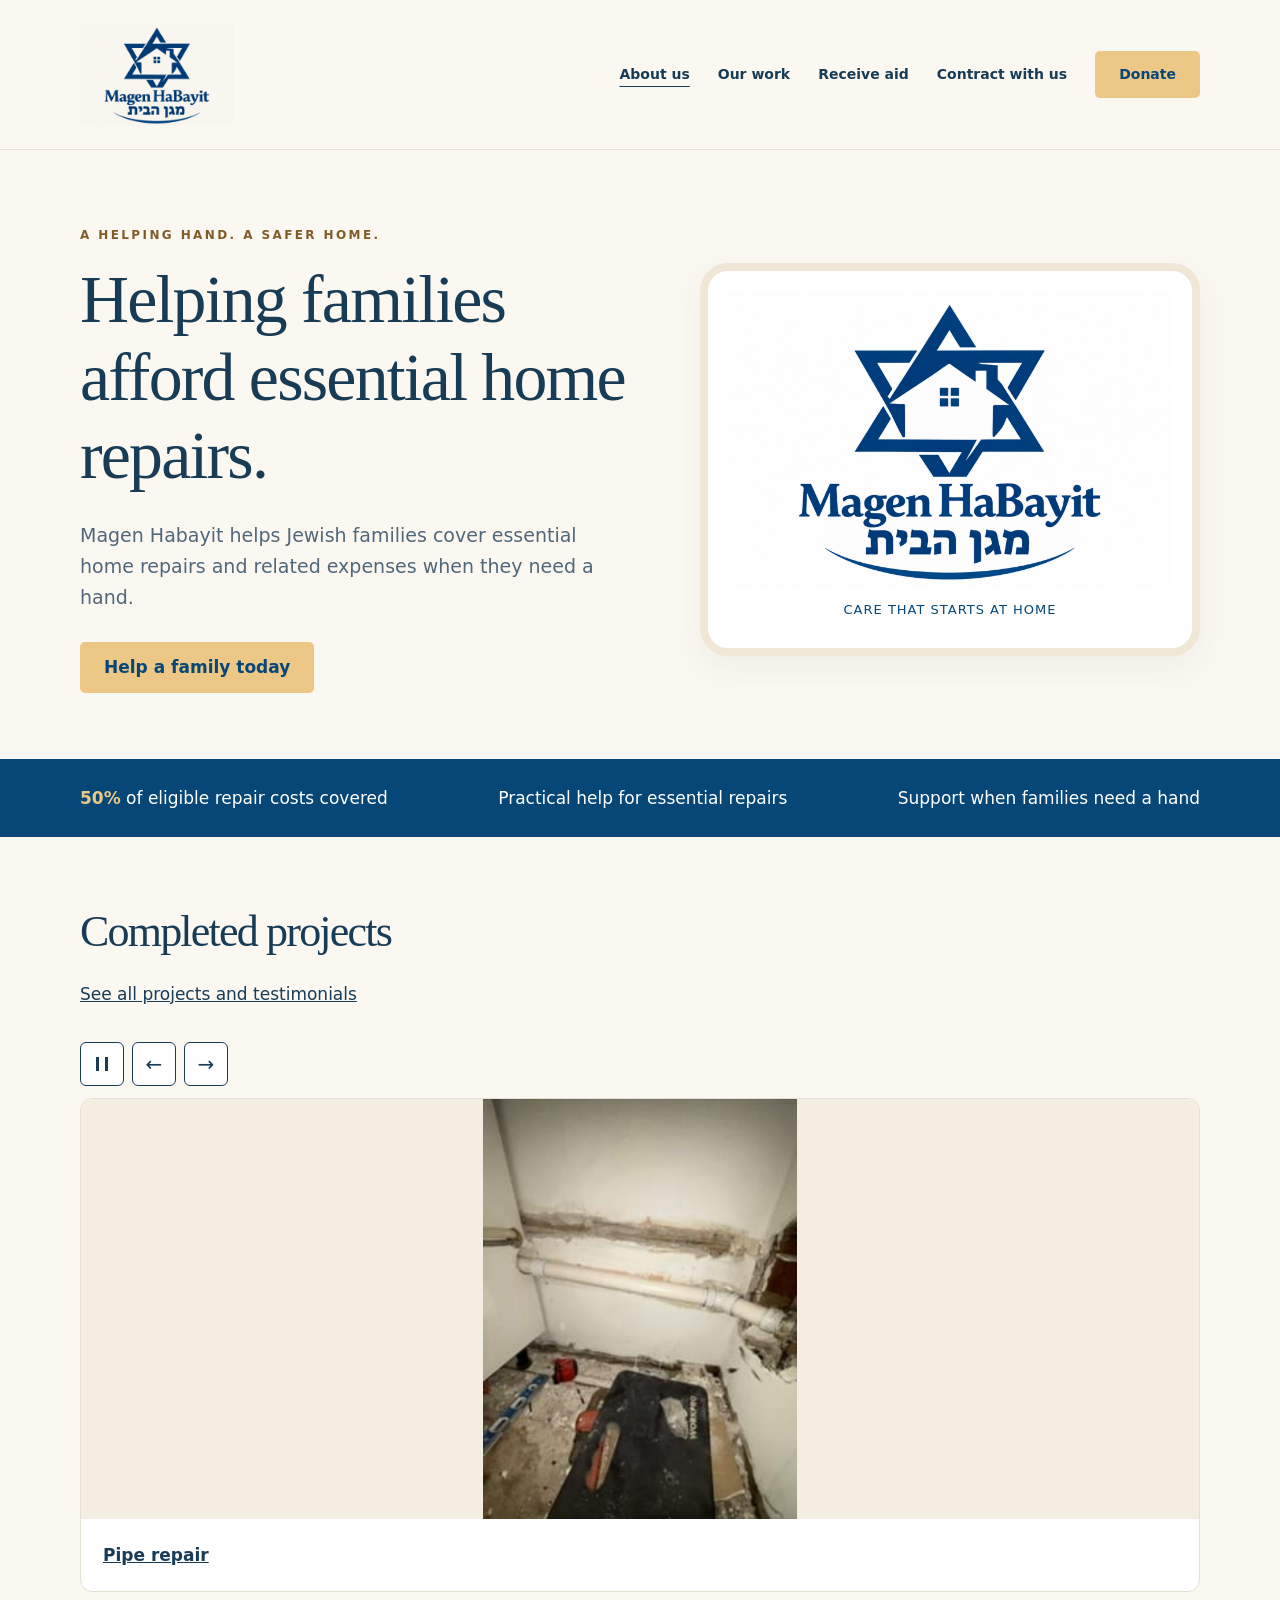
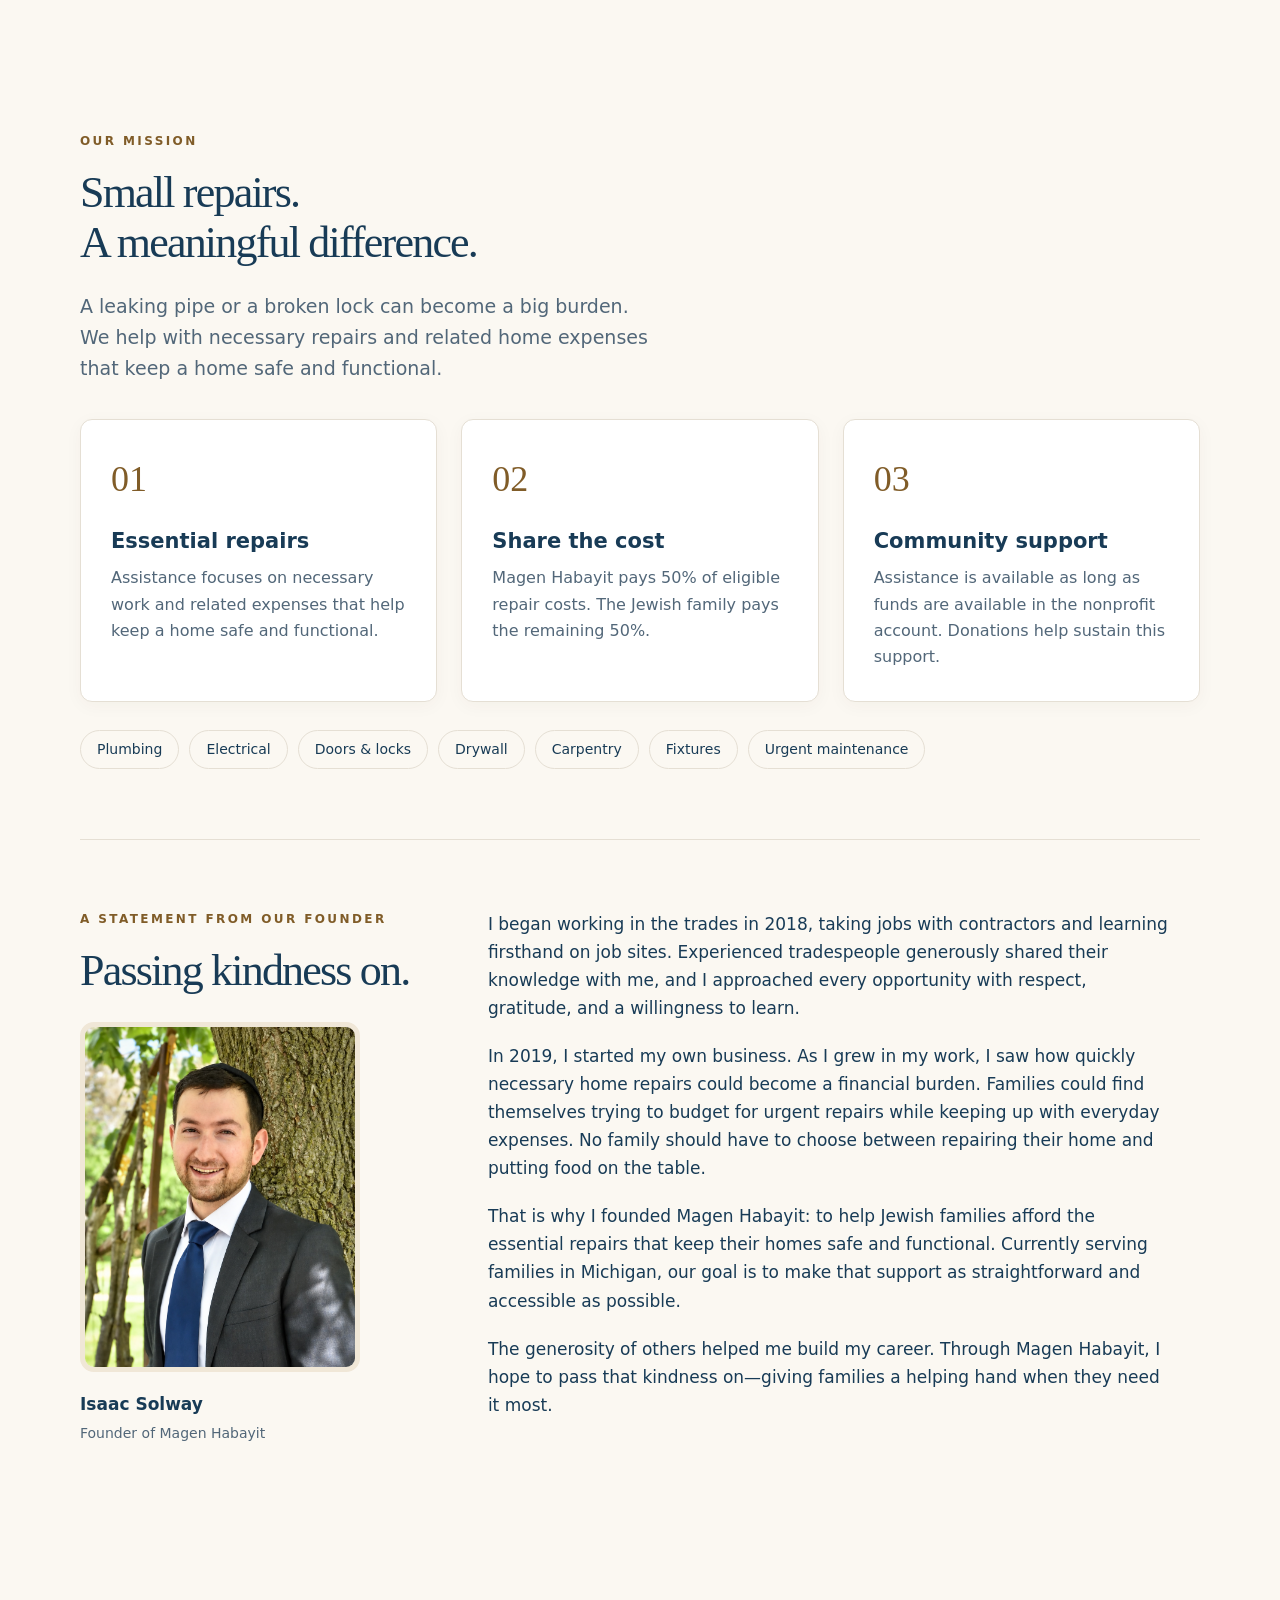
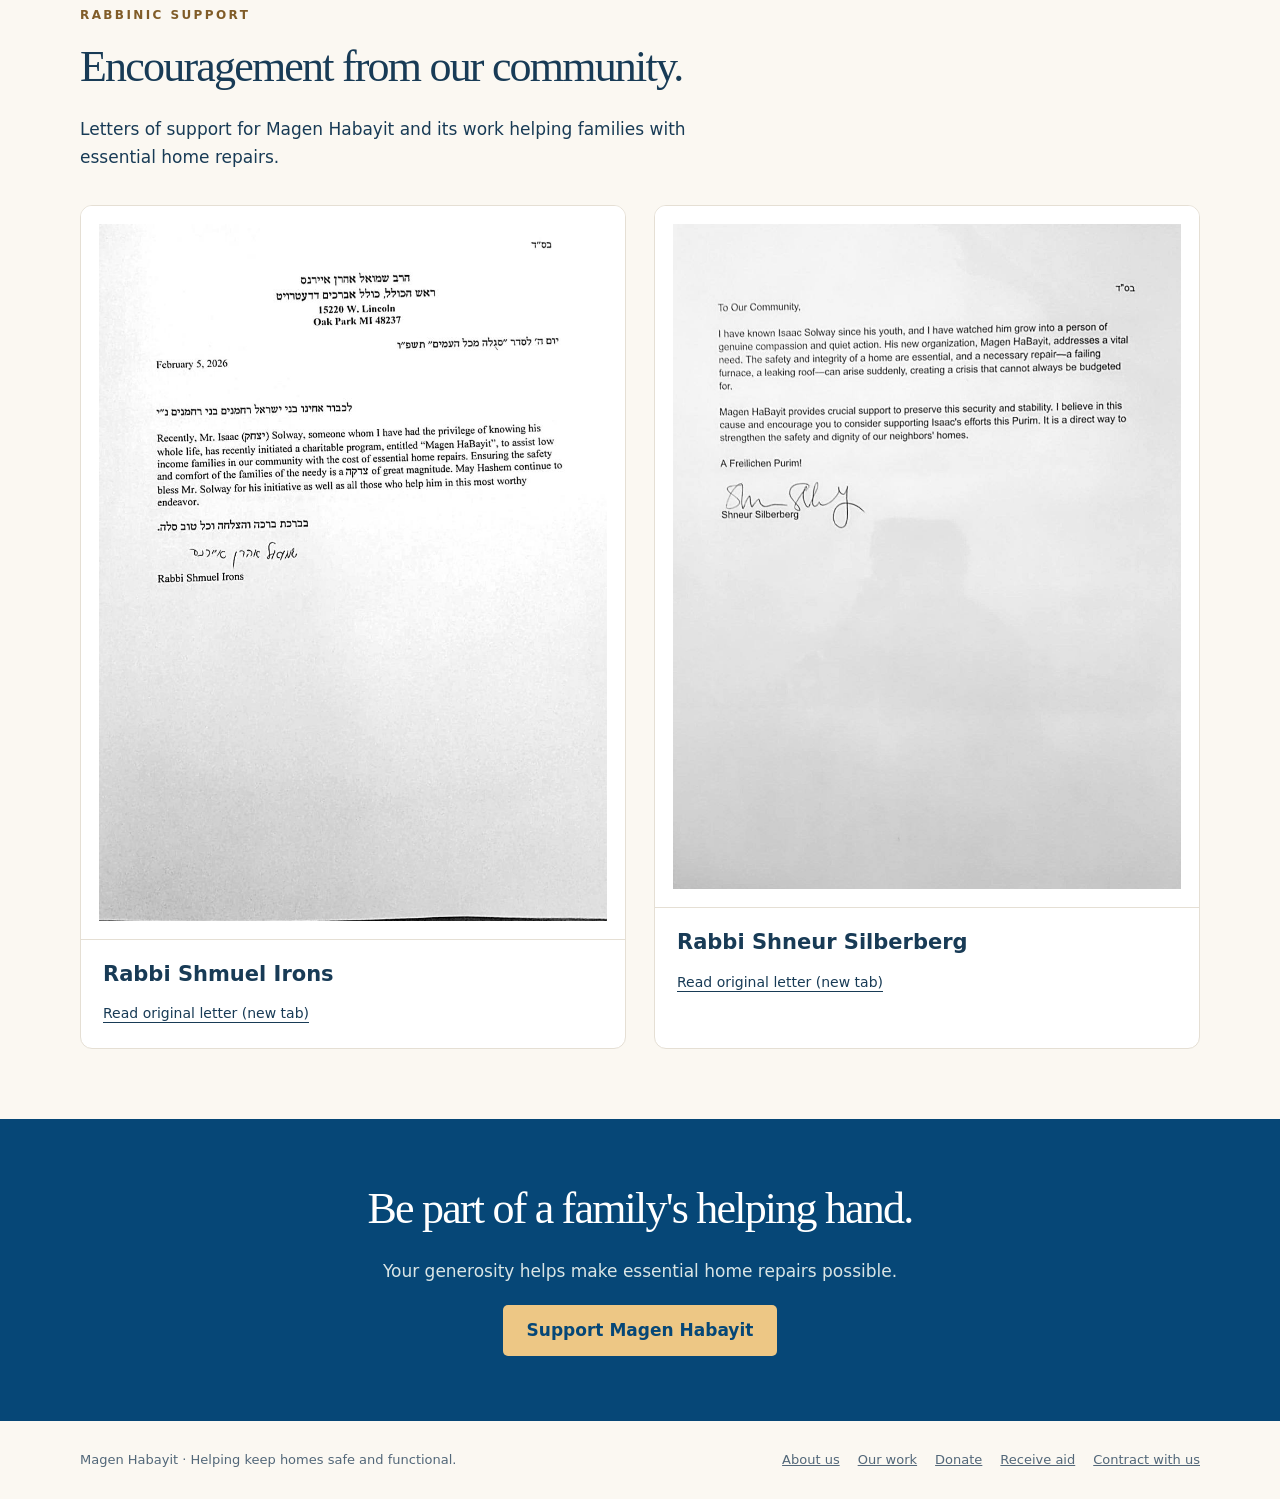
<file: index.html>
<!doctype html>
<html lang="en">
<head>
<meta charset="utf-8">
<meta name="viewport" content="width=device-width, initial-scale=1">
<meta name="description" content="Magen Habayit helps Jewish families cover essential home repairs and related expenses when they need a hand.">
<meta name="referrer" content="no-referrer">
<link rel="canonical" href="https://magenhabayit.org/">
<title>About us | Magen Habayit
</title>
<link rel="stylesheet" href="styles.css">
<script src="project-carousel.js" defer></script>
</head>

<body><a class="skip" href="#main">Skip to content</a>
<header>
<div class="wrap header"><a class="brand" href="index.html" aria-label="Magen Habayit home"><img class="brand-logo" src="assets/logo.png" alt="Magen HaBayit" width="154" height="103"></a>
<nav aria-label="Main navigation">
  <a href="index.html" aria-current="page">About us</a>
  <a href="our-work.html">Our work</a>
  <a href="receive-aid.html">Receive aid</a>
  <a href="contract-with-us.html">Contract with us</a>
  <a href="donate.html" class="button">Donate</a>
</nav>
</div>
</header>
<main id="main">
<section class="wrap hero">
<div>
<p class="eyebrow">A helping hand. A safer home.
</p>
<h1>Helping families afford essential home repairs.
</h1>
<p class="intro">Magen Habayit helps Jewish families cover essential home repairs and related expenses when they need a hand.
</p><a class="button" href="donate.html">Help a family today </a>
</div>
<div class="art logo-art"><img src="assets/logo.png" alt="Magen HaBayit — מגן הבית" width="1536" height="1024">
<div class="art-caption">CARE THAT STARTS AT HOME
</div>
</div>
</section>

<div class="strip">
<div class="wrap"><span><strong>50%</strong> of eligible repair costs covered</span><span>Practical help for essential repairs</span><span>Support when families need a hand</span>
</div>
</div>

<section class="wrap section" aria-labelledby="completed-projects-title" data-project-carousel>
  <div class="section-head">
    <h2 id="completed-projects-title">Completed projects</h2>
    <a href="our-work.html">See all projects and testimonials</a>
  </div>
  <div class="project-carousel-controls" hidden>
    <button type="button" data-rotation data-playing aria-label="Pause slideshow"><span class="rotation-icon" aria-hidden="true"></span></button>
    <button type="button" data-previous aria-label="Previous project"><span aria-hidden="true">←</span></button>
    <button type="button" data-next aria-label="Next project"><span aria-hidden="true">→</span></button>
  </div>
  <div class="project-carousel-slides" aria-live="off">
    <figure class="repair-card project-slide">
      <img src="assets/bathroom-floor-after-2.jpg" alt="Finished bathroom floor viewed from the doorway" width="1536" height="2040">
      <figcaption><a href="our-work.html#bathroom-floor-title">A new bathroom floor</a></figcaption>
    </figure>
    <figure class="repair-card project-slide" hidden>
      <img src="assets/pipe-repair-completed.jpg" alt="New pipe and fittings installed in the open wall" width="1057" height="1410">
      <figcaption><a href="our-work.html#pipe-repair-title">Pipe repair</a></figcaption>
    </figure>
    <figure class="repair-card project-slide" hidden>
      <img src="assets/step-repair-04.jpg" alt="Completed concrete step beside the entrance railing" width="1280" height="935">
      <figcaption><a href="our-work.html#repair-title">Step replacement</a></figcaption>
    </figure>
  </div>
</section>

<section class="wrap section">
<div class="section-head">
<p class="eyebrow">Our mission
</p>
<h2>Small repairs.<br>A meaningful difference.
</h2>
<p class="intro">A leaking pipe or a broken lock can become a big burden. We help with necessary repairs and related home expenses that keep a home safe and functional.
</p>
</div>
<div class="cards">
<article class="card">
<div class="number">01
</div>
<h3>Essential repairs
</h3>
<p>Assistance focuses on necessary work and related expenses that help keep a home safe and functional.
</p>
</article>
<article class="card">
<div class="number">02
</div>
<h3>Share the cost
</h3>
<p>Magen Habayit pays 50% of eligible repair costs. The Jewish family pays the remaining 50%.
</p>
</article>
<article class="card">
<div class="number">03
</div>
<h3>Community support
</h3>
<p>Assistance is available as long as funds are available in the nonprofit account. Donations help sustain this support.
</p>
</article>
</div>
<div class="tags" aria-label="Examples of necessary repairs"><span>Plumbing</span><span>Electrical</span><span>Doors &amp; locks</span><span>Drywall</span><span>Carpentry</span><span>Fixtures</span><span>Urgent maintenance</span>
</div>
</section>

<!-- Founder statement adapted from Isaac's supplied transcript. -->
<section class="wrap section founder" aria-labelledby="founder-title">
  <div>
    <p class="eyebrow">A statement from our founder</p>
    <h2 id="founder-title">Passing kindness on.</h2>
    <img class="founder-portrait" src="assets/isaac-solway.png" alt="Isaac Solway, founder of Magen Habayit" width="280" height="350" loading="lazy">
    <p class="founder-signature">Isaac Solway<br><span>Founder of Magen Habayit</span></p>
  </div>
  <div class="founder-story">
    <p>I began working in the trades in 2018, taking jobs with contractors and learning firsthand on job sites. Experienced tradespeople generously shared their knowledge with me, and I approached every opportunity with respect, gratitude, and a willingness to learn.</p>
    <p>In 2019, I started my own business. As I grew in my work, I saw how quickly necessary home repairs could become a financial burden. Families could find themselves trying to budget for urgent repairs while keeping up with everyday expenses. No family should have to choose between repairing their home and putting food on the table.</p>
    <p>That is why I founded Magen Habayit: to help Jewish families afford the essential repairs that keep their homes safe and functional. Currently serving families in Michigan, our goal is to make that support as straightforward and accessible as possible.</p>
    <p>The generosity of others helped me build my career. Through Magen Habayit, I hope to pass that kindness on—giving families a helping hand when they need it most.</p>
  </div>
</section>

<!-- Original document photographs, displayed without filters or cropping. -->
<section class="wrap section" aria-labelledby="rabbinic-title">
  <div class="section-head">
    <p class="eyebrow">Rabbinic support</p>
    <h2 id="rabbinic-title">Encouragement from our community.</h2>
    <p>Letters of support for Magen Habayit and its work helping families with essential home repairs.</p>
  </div>
  <div class="approval-grid">
    <figure class="approval-card">
      <a href="assets/rabbi-shmuel-irons-letter.jpg" target="_blank" rel="noopener noreferrer" aria-label="Open original support letter from Rabbi Shmuel Irons in a new tab">
        <img class="approval-letter" src="assets/rabbi-shmuel-irons-letter.jpg" alt="Signed letter of support from Rabbi Shmuel Irons, dated February 5, 2026" loading="lazy" width="933" height="1280">
      </a>
      <figcaption><h3>Rabbi Shmuel Irons</h3><a href="assets/rabbi-shmuel-irons-letter.jpg" target="_blank" rel="noopener noreferrer">Read original letter (new tab)</a></figcaption>
    </figure>
    <figure class="approval-card">
      <a href="assets/rabbi-shneur-silberberg-letter.jpg" target="_blank" rel="noopener noreferrer" aria-label="Open original support letter from Rabbi Shneur Silberberg in a new tab">
        <img class="approval-letter" src="assets/rabbi-shneur-silberberg-letter.jpg" alt="Signed letter of support from Rabbi Shneur Silberberg" loading="lazy" width="977" height="1280">
      </a>
      <figcaption><h3>Rabbi Shneur Silberberg</h3><a href="assets/rabbi-shneur-silberberg-letter.jpg" target="_blank" rel="noopener noreferrer">Read original letter (new tab)</a></figcaption>
    </figure>
  </div>
</section>
<section class="cta">
<h2>Be part of a family's helping hand.
</h2>
<p>Your generosity helps make essential home repairs possible.
</p><a class="button" href="donate.html">Support Magen Habayit </a>
</section>
</main>
<footer class="wrap footer"><span>Magen Habayit · Helping keep homes safe and functional.</span>
<div><a href="index.html">About us</a><a href="our-work.html">Our work</a><a href="donate.html">Donate</a><a href="receive-aid.html">Receive aid</a><a href="contract-with-us.html">Contract with us</a>
</div>
</footer>
</body></html>
</file>
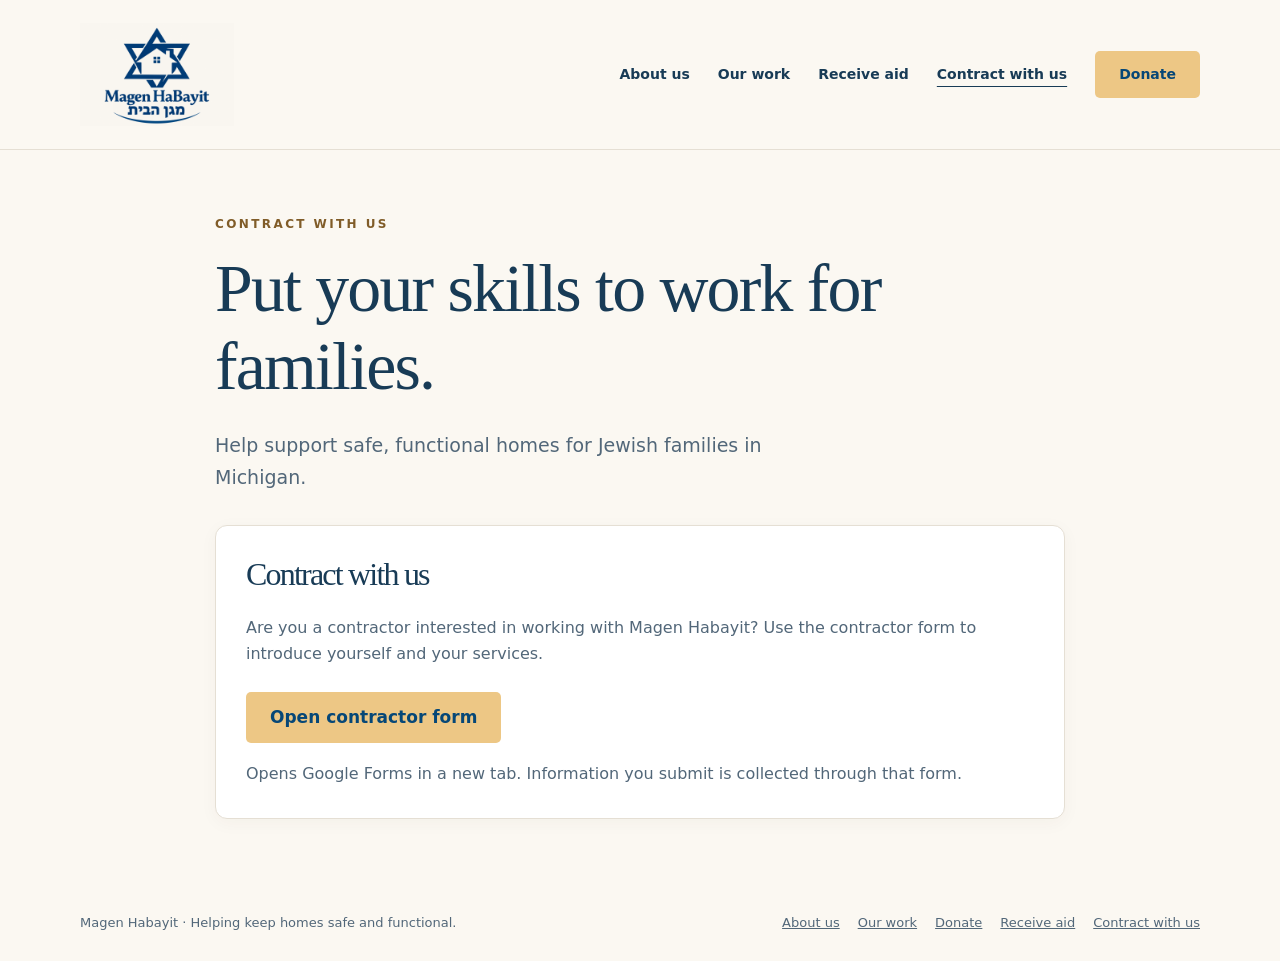
<file: contract-with-us.html>
<!doctype html>
<html lang="en">
<head>
  <meta charset="utf-8">
  <meta name="viewport" content="width=device-width, initial-scale=1">
  <meta name="description" content="Help support safe, functional homes for Jewish families in Michigan.">
  <meta name="referrer" content="no-referrer">
  <link rel="canonical" href="https://magenhabayit.org/contract-with-us">
  <title>Contract with us | Magen Habayit</title>
  <link rel="stylesheet" href="styles.css">
</head>
<body><a class="skip" href="#main">Skip to content</a>
<header>
<div class="wrap header"><a class="brand" href="index.html" aria-label="Magen Habayit home"><img class="brand-logo" src="assets/logo.png" alt="Magen HaBayit" width="154" height="103"></a>
<nav aria-label="Main navigation">
  <a href="index.html">About us</a>
  <a href="our-work.html">Our work</a>
  <a href="receive-aid.html">Receive aid</a>
  <a href="contract-with-us.html" aria-current="page">Contract with us</a>
  <a href="donate.html" class="button">Donate</a>
</nav>
</div>
</header>
<main id="main">
  <section class="wrap application-page" aria-labelledby="application-title">
    <p class="eyebrow">Contract with us</p>
    <h1 id="application-title">Put your skills to work for families.</h1>
    <p class="intro">Help support safe, functional homes for Jewish families in Michigan.</p>
    <div class="card application-card">
      <h2>Contract with us</h2>
      <p>Are you a contractor interested in working with Magen Habayit? Use the contractor form to introduce yourself and your services.</p>
      <!-- Keep the form hosted on Google; this site does not collect application data. -->
      <a class="button" href="https://docs.google.com/forms/d/e/1FAIpQLSfdPmbVXsoPGrNi2HIUazP_sRpPT3m6jZjxNzI0ZV_p9BeRPg/viewform" target="_blank" rel="noopener noreferrer">Open contractor form</a>
      <p class="note">Opens Google Forms in a new tab. Information you submit is collected through that form.</p>
    </div>
  </section>
</main>
<footer class="wrap footer"><span>Magen Habayit · Helping keep homes safe and functional.</span>
<div><a href="index.html">About us</a><a href="our-work.html">Our work</a><a href="donate.html">Donate</a><a href="receive-aid.html">Receive aid</a><a href="contract-with-us.html">Contract with us</a>
</div>
</footer>
</body></html>
</file>
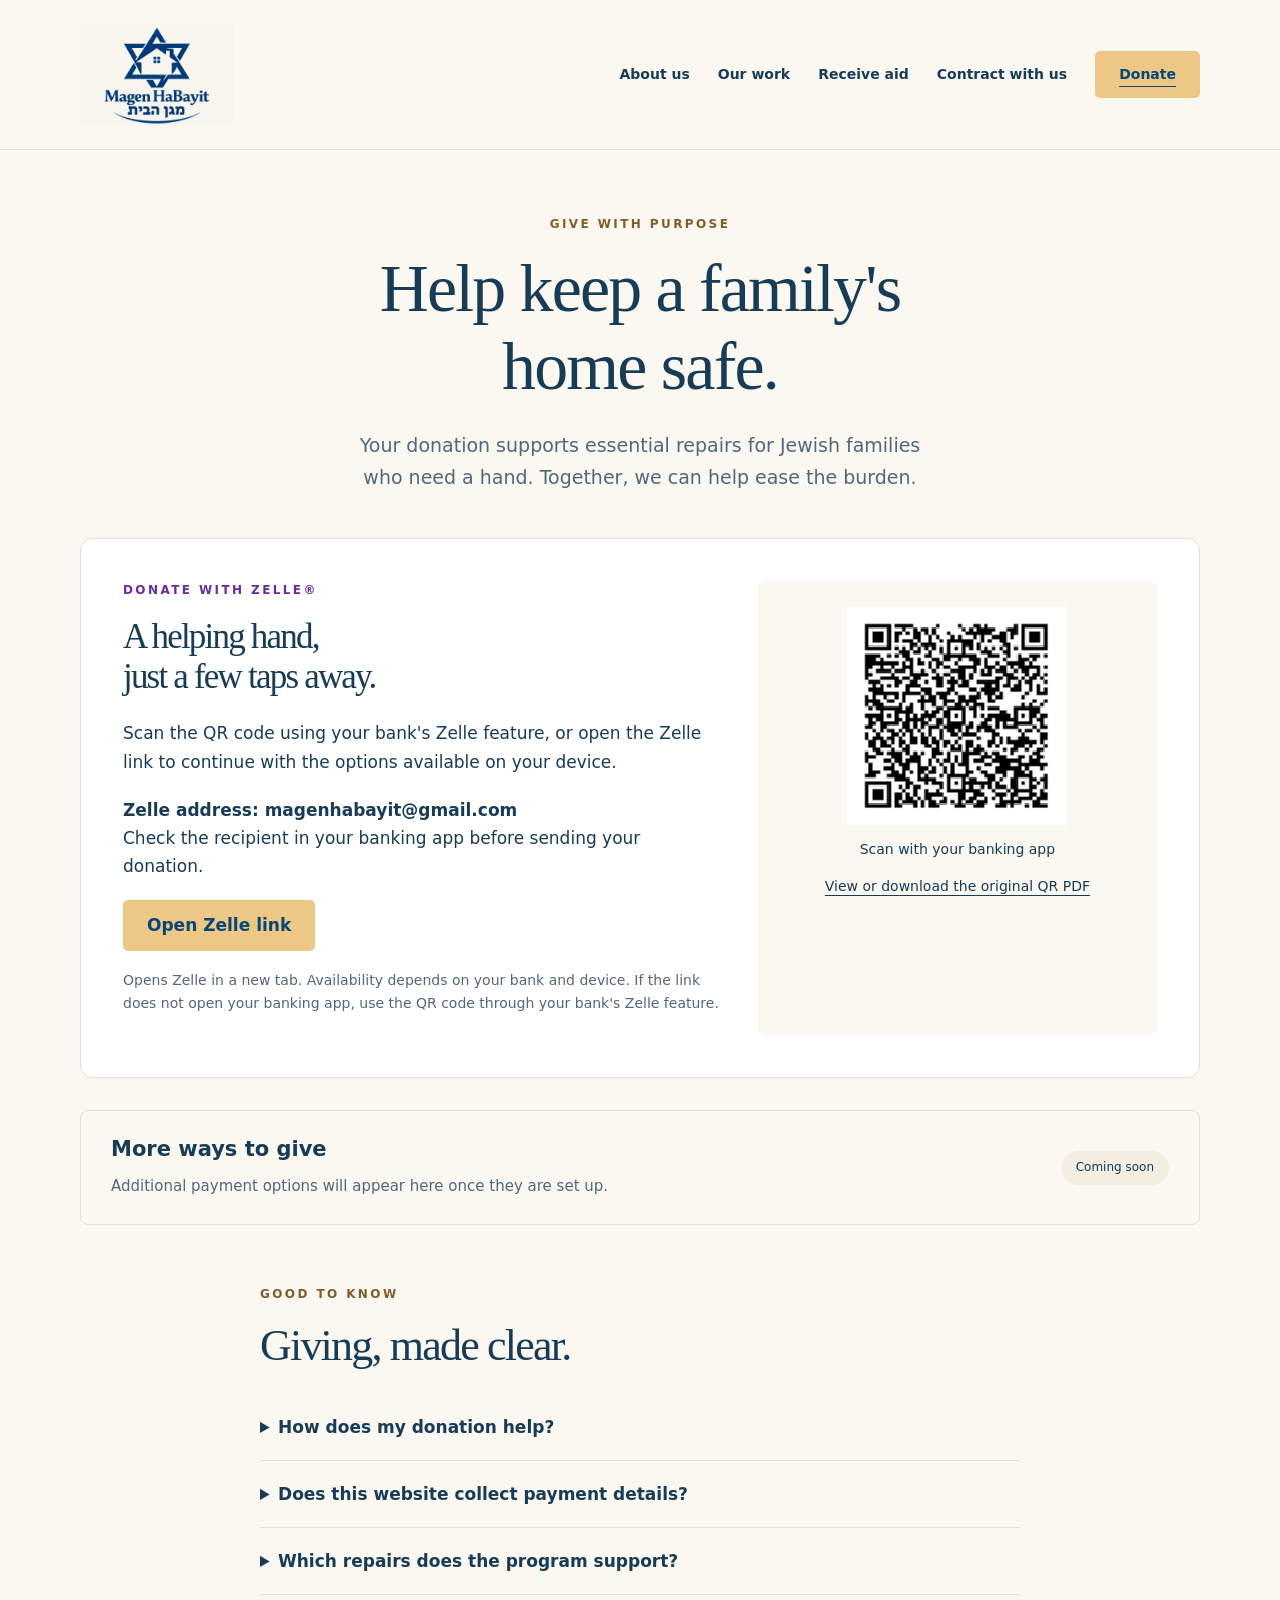
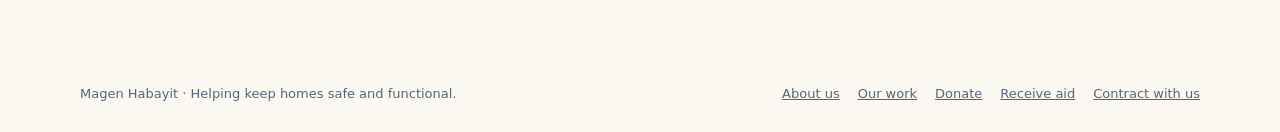
<file: donate.html>
<!doctype html>
<html lang="en">
<head>
<meta charset="utf-8">
<meta name="viewport" content="width=device-width, initial-scale=1">
<meta name="description" content="Support Magen Habayit and help Jewish families cover essential home repair costs. Donate with Zelle.">
<meta name="referrer" content="no-referrer">
<link rel="canonical" href="https://magenhabayit.org/donate">
<title>Donate | Magen Habayit
</title>
<link rel="stylesheet" href="styles.css">
</head>

<body><a class="skip" href="#main">Skip to content</a>
<header>
<div class="wrap header"><a class="brand" href="index.html" aria-label="Magen Habayit home"><img class="brand-logo" src="assets/logo.png" alt="Magen HaBayit" width="154" height="103"></a>
<nav aria-label="Main navigation">
  <a href="index.html">About us</a>
  <a href="our-work.html">Our work</a>
  <a href="receive-aid.html">Receive aid</a>
  <a href="contract-with-us.html">Contract with us</a>
  <a href="donate.html" class="button" aria-current="page">Donate</a>
</nav>
</div>
</header>
<main id="main">
<div class="wrap">
<section class="donation-hero">
<p class="eyebrow">Give with purpose
</p>
<h1>Help keep a family's<br>home safe.
</h1>
<p class="intro">Your donation supports essential repairs for Jewish families who need a hand. Together, we can help ease the burden.
</p>
</section>
<!-- Payment links must be official HTTPS destinations verified by the organization. -->

<section class="payment" aria-labelledby="zelle-title">
<div>
<p class="eyebrow">Donate with Zelle®
</p>
<h2 id="zelle-title">A helping hand,<br>just a few taps away.
</h2>
<p>Scan the QR code using your bank's Zelle feature, or open the Zelle link to continue with the options available on your device.
</p>
<p><strong>Zelle address: magenhabayit@gmail.com</strong><br>Check the recipient in your banking app before sending your donation.
</p><a class="button" href="https://enroll.zellepay.com/qr-codes?data=ewogICAgIm5hbWUiOiAiTUFHRU4gSEFCQVlJVCIsCiAgICAiYWN0aW9uIjogInBheW1lbnQiLAogICAgInRva2VuIjogIm1hZ2VuaGFiYXlpdCIKfQ==" target="_blank" rel="noopener noreferrer">Open Zelle link </a>
<p class="note">Opens Zelle in a new tab. Availability depends on your bank and device. If the link does not open your banking app, use the QR code through your bank's Zelle feature.
</p>
</div>
<div class="qr"><img src="assets/zelle-qr.png" width="220" height="220" alt="Zelle payment QR code for MAGEN HABAYIT">
<p>Scan with your banking app
</p><a class="text-link" href="assets/zelle-qr.pdf">View or download the original QR PDF</a>
</div>
</section>

<section class="future" aria-labelledby="future-title">
<div>
<h3 id="future-title">More ways to give
</h3>
<p>Additional payment options will appear here once they are set up.
</p>
</div><span class="badge">Coming soon</span>
</section>
<section class="faq" aria-labelledby="faq-title">
<p class="eyebrow">Good to know
</p>
<h2 id="faq-title">Giving, made clear.
</h2>
<details>
<summary>How does my donation help?
</summary>
<p>Magen Habayit covers 50% of eligible repair costs, while the family covers the remaining 50%. Support is available as long as funds remain in the nonprofit account.
</p>
</details>
<details>
<summary>Does this website collect payment details?
</summary>
<p>No. This website directs you to Zelle; your bank handles your payment. Never enter banking passwords or card details on this website. Confirm the recipient name before sending money.
</p>
</details>
<details>
<summary>Which repairs does the program support?
</summary>
<p>Necessary repairs and related expenses that help keep a home safe and functional, including plumbing, electrical, doors and locks, drywall, carpentry, fixtures, and urgent maintenance.
</p>
</details>
</section>
</div>
</main>
<footer class="wrap footer"><span>Magen Habayit · Helping keep homes safe and functional.</span>
<div><a href="index.html">About us</a><a href="our-work.html">Our work</a><a href="donate.html">Donate</a><a href="receive-aid.html">Receive aid</a><a href="contract-with-us.html">Contract with us</a>
</div>
</footer>
</body></html>
</file>
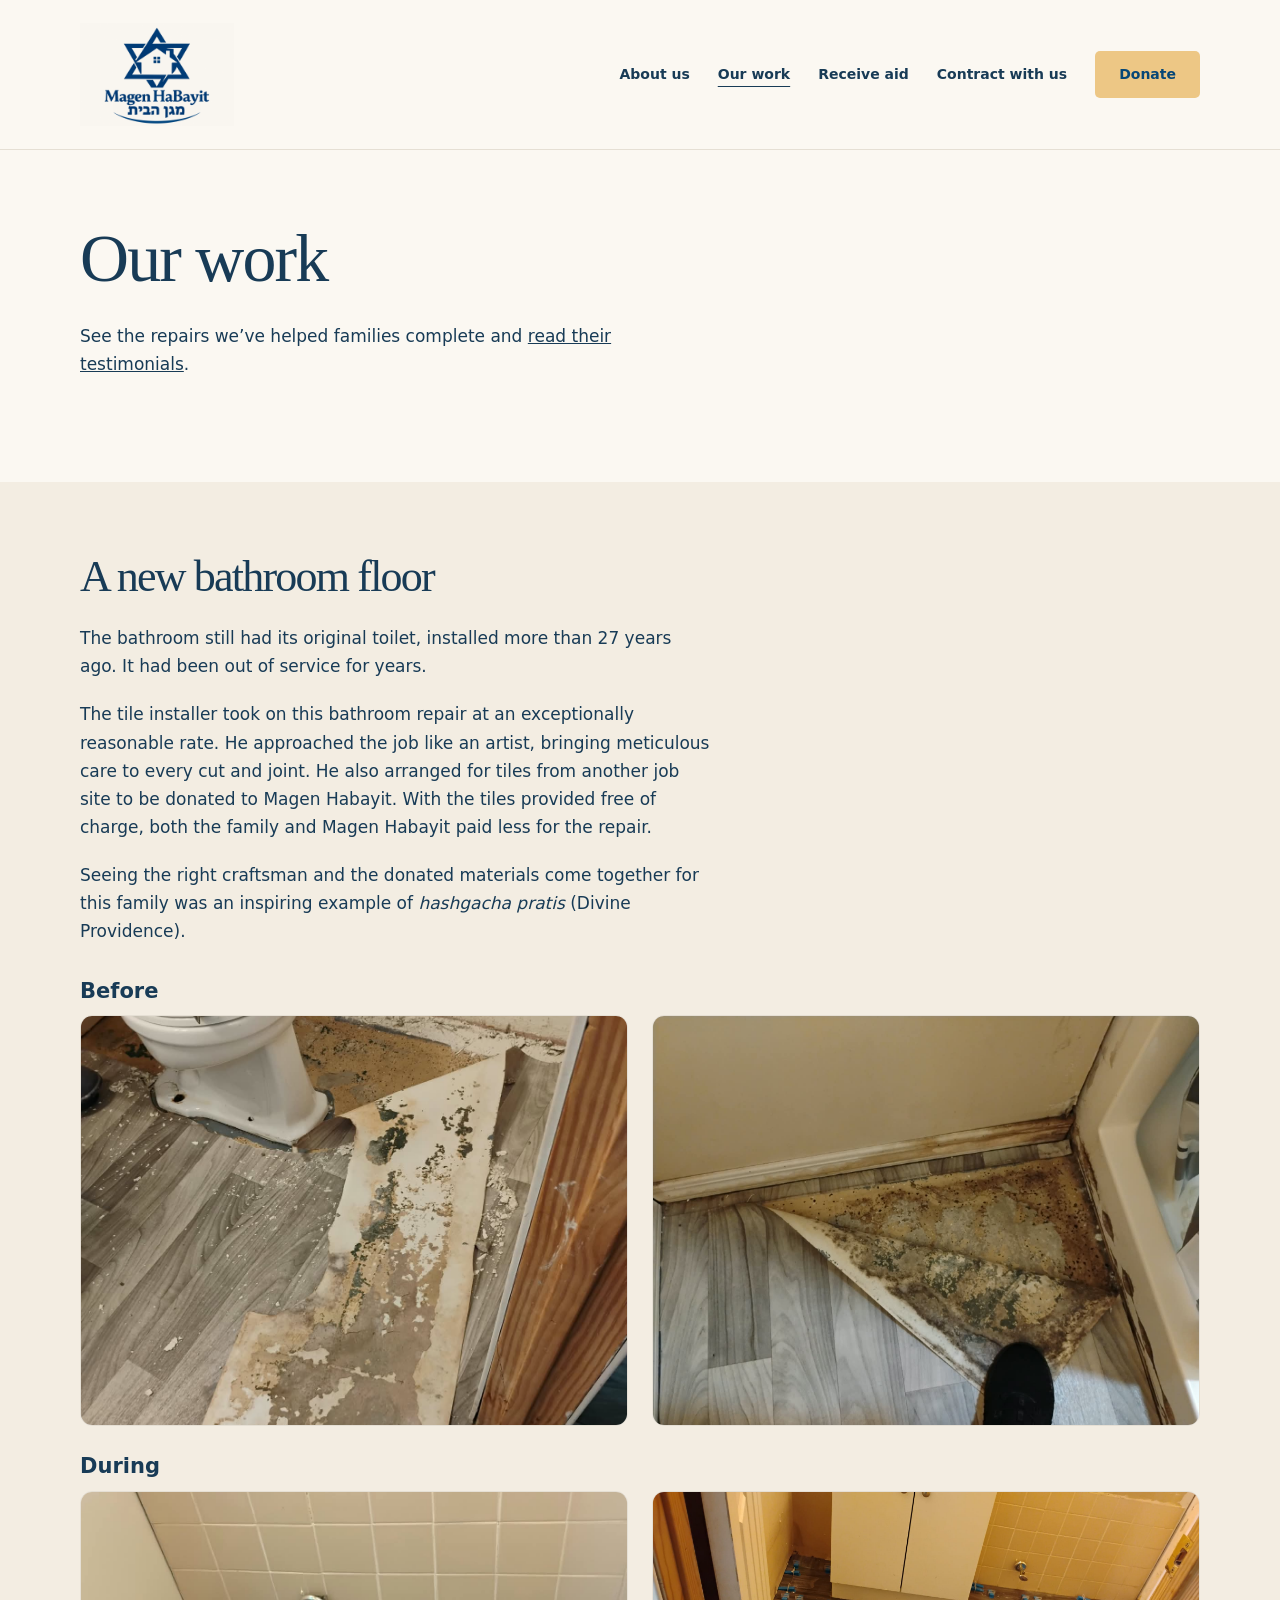
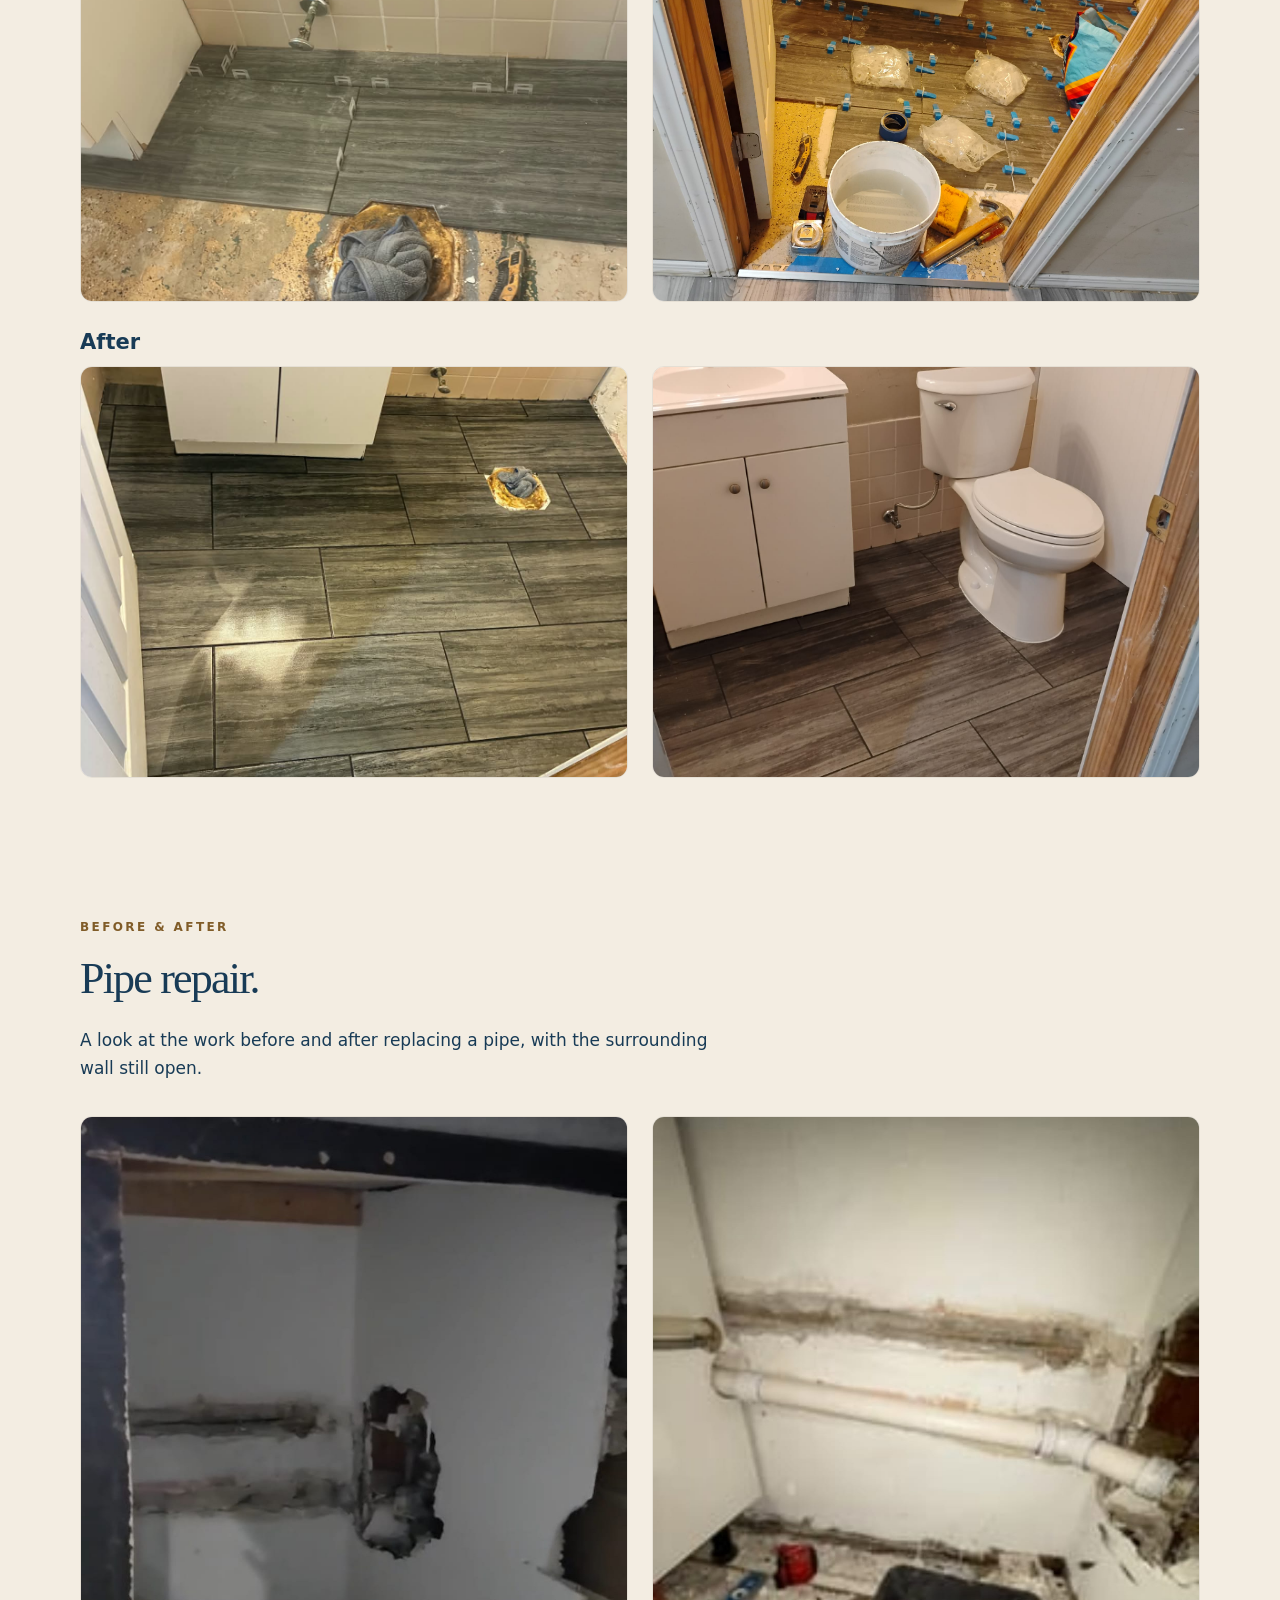
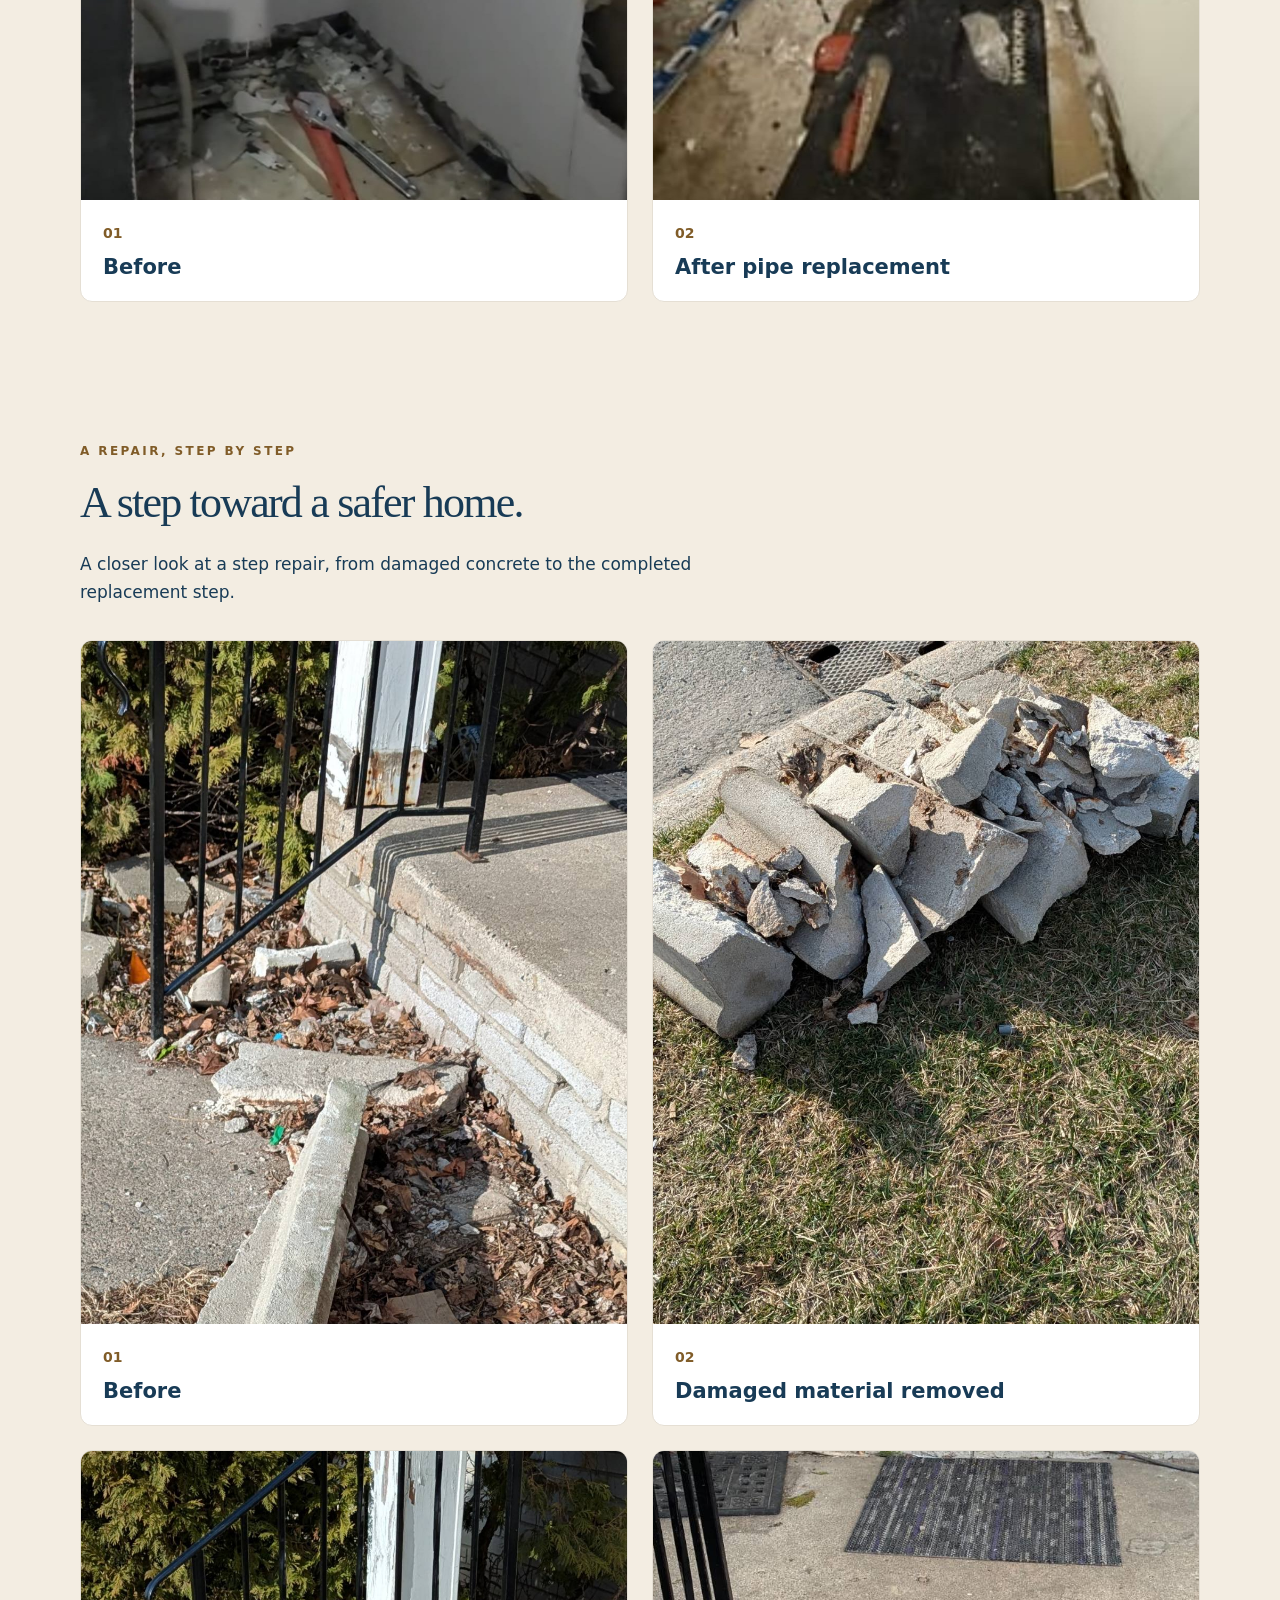
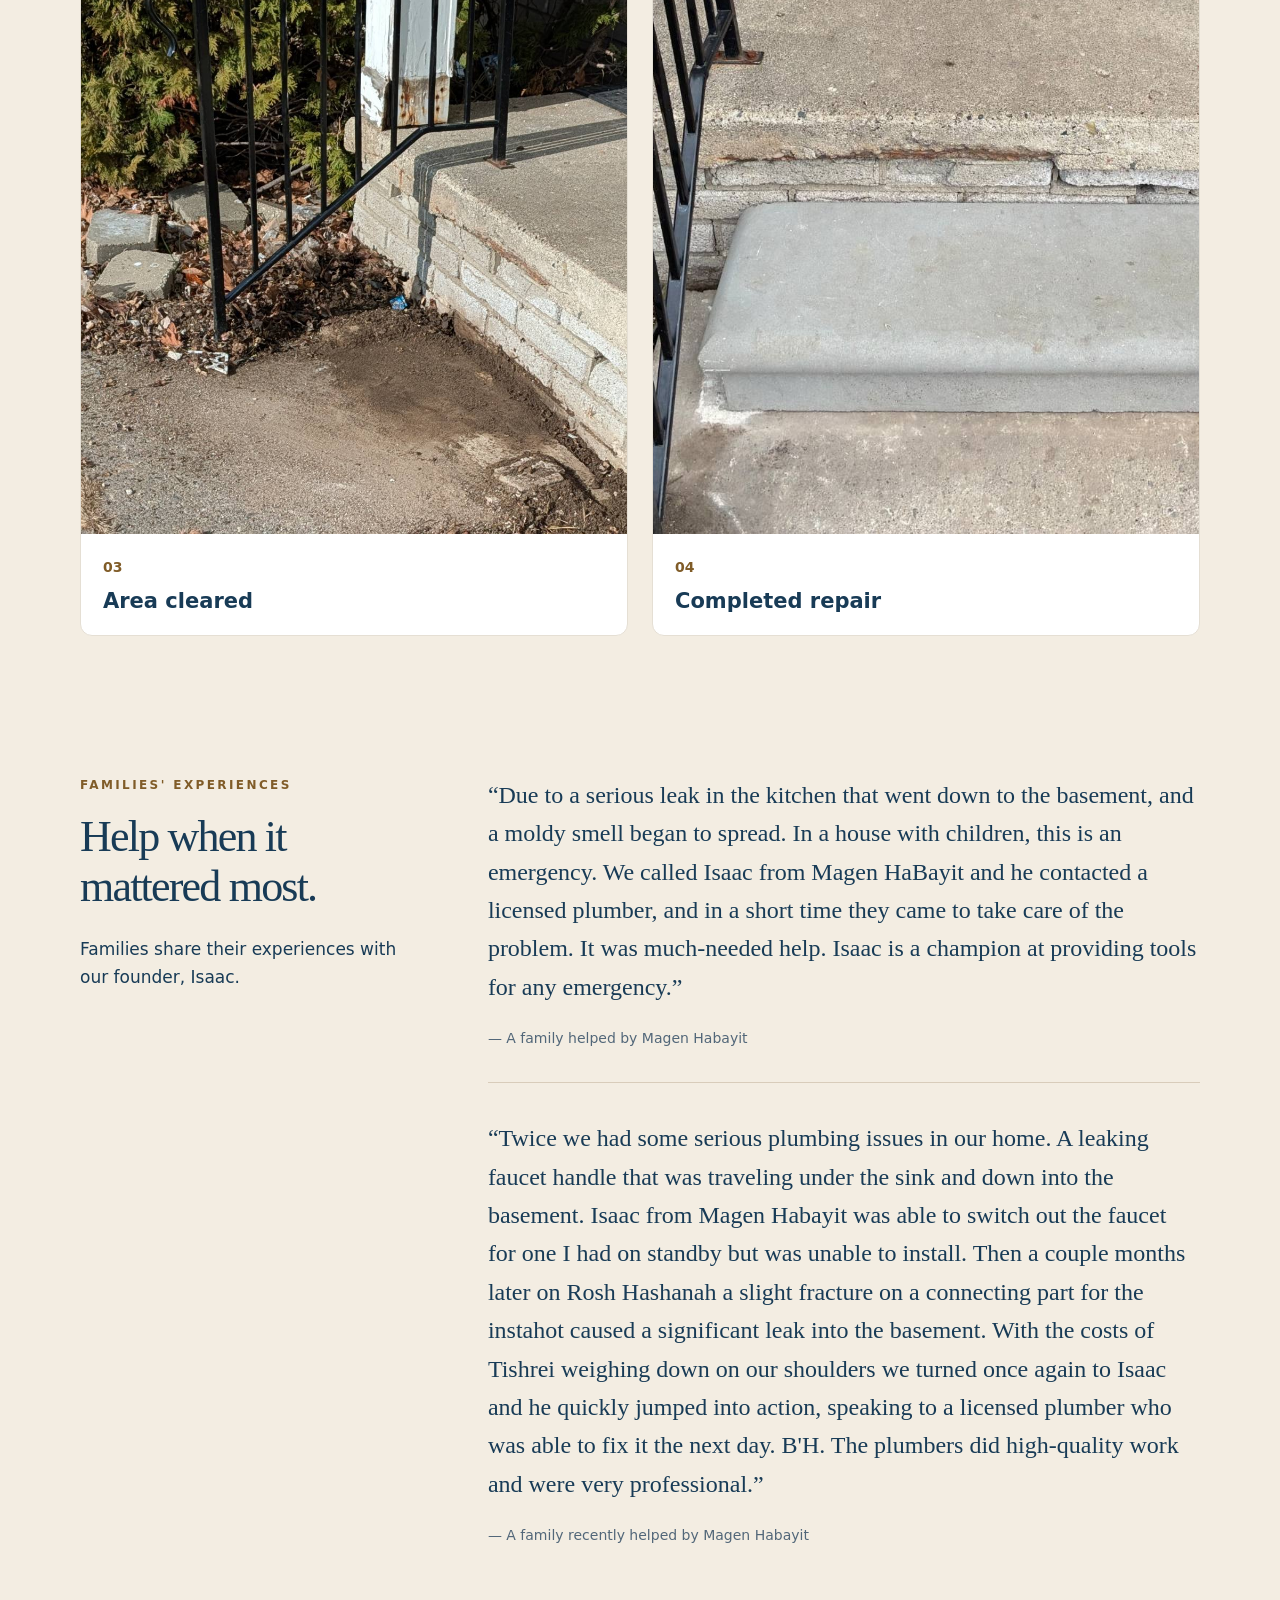
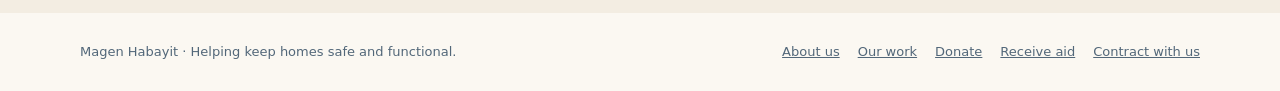
<file: our-work.html>
<!doctype html>
<html lang="en">
<head>
<meta charset="utf-8">
<meta name="viewport" content="width=device-width, initial-scale=1">
<meta name="description" content="See completed home repairs and hear from families helped by Magen Habayit.">
<meta name="referrer" content="no-referrer">
<link rel="canonical" href="https://magenhabayit.org/our-work">
<title>Our work | Magen Habayit</title>
<link rel="stylesheet" href="styles.css">
</head>
<body><a class="skip" href="#main">Skip to content</a>
<header>
<div class="wrap header"><a class="brand" href="index.html" aria-label="Magen Habayit home"><img class="brand-logo" src="assets/logo.png" alt="Magen HaBayit" width="154" height="103"></a>
<nav aria-label="Main navigation">
  <a href="index.html">About us</a>
  <a href="our-work.html" aria-current="page">Our work</a>
  <a href="receive-aid.html">Receive aid</a>
  <a href="contract-with-us.html">Contract with us</a>
  <a href="donate.html" class="button">Donate</a>
</nav>
</div>
</header>
<main id="main">
<section class="wrap section" aria-labelledby="work-title">
  <div class="section-head">
    <h1 id="work-title">Our work</h1>
    <p>See the repairs we’ve helped families complete and <a href="#testimonials">read their testimonials</a>.</p>
  </div>
</section>
<section class="repair-section section" aria-labelledby="bathroom-floor-title">
  <div class="wrap">
    <div class="section-head">
      <h2 id="bathroom-floor-title">A new bathroom floor</h2>
      <p>The bathroom still had its original toilet, installed more than 27 years ago. It had been out of service for years.</p>
      <p>The tile installer took on this bathroom repair at an exceptionally reasonable rate. He approached the job like an artist, bringing meticulous care to every cut and joint. He also arranged for tiles from another job site to be donated to Magen Habayit. With the tiles provided free of charge, both the family and Magen Habayit paid less for the repair.</p>
      <p>Seeing the right craftsman and the donated materials come together for this family was an inspiring example of <em>hashgacha pratis</em> (Divine Providence).</p>
    </div>
    <section class="bathroom-gallery-stage" aria-labelledby="bathroom-floor-before">
      <h3 id="bathroom-floor-before">Before</h3>
      <div class="repair-gallery">
        <figure class="repair-card">
          <a href="assets/bathroom-floor-before-1.jpg" target="_blank" rel="noopener noreferrer" aria-label="View bathroom floor before photo 1 (new tab)">
            <img src="assets/bathroom-floor-before-1.jpg" alt="Old bathroom flooring pulled back beside the toilet" width="1204" height="1599" loading="lazy">
          </a>
        </figure>
        <figure class="repair-card">
          <a href="assets/bathroom-floor-before-2.jpg" target="_blank" rel="noopener noreferrer" aria-label="View bathroom floor before photo 2 (new tab)">
            <img src="assets/bathroom-floor-before-2.jpg" alt="Old flooring peeled back to expose the surface underneath beside the tub" width="1600" height="1204" loading="lazy">
          </a>
        </figure>
      </div>
    </section>
    <section class="bathroom-gallery-stage" aria-labelledby="bathroom-floor-during">
      <h3 id="bathroom-floor-during">During</h3>
      <div class="repair-gallery">
        <figure class="repair-card">
          <a href="assets/bathroom-floor-during-1.jpg" target="_blank" rel="noopener noreferrer" aria-label="View bathroom floor during photo 1 (new tab)">
            <img src="assets/bathroom-floor-during-1.jpg" alt="New floor tiles being fitted along the wall with spacers" width="1600" height="900" loading="lazy">
          </a>
        </figure>
        <figure class="repair-card">
          <a href="assets/bathroom-floor-during-2.jpg" target="_blank" rel="noopener noreferrer" aria-label="View bathroom floor during photo 2 (new tab)">
            <img src="assets/bathroom-floor-during-2.jpg" alt="Partly tiled bathroom floor with leveling clips and installation tools" width="2040" height="1536" loading="lazy">
          </a>
        </figure>
      </div>
    </section>
    <section class="bathroom-gallery-stage" aria-labelledby="bathroom-floor-after">
      <h3 id="bathroom-floor-after">After</h3>
      <div class="repair-gallery">
        <figure class="repair-card">
          <a href="assets/bathroom-floor-after-1.jpg" target="_blank" rel="noopener noreferrer" aria-label="View bathroom floor after photo 1 (new tab)">
            <img src="assets/bathroom-floor-after-1.jpg" alt="Finished tile floor viewed from the bathroom doorway" width="1200" height="1600" loading="lazy">
          </a>
        </figure>
        <figure class="repair-card">
          <a href="assets/bathroom-floor-after-2.jpg" target="_blank" rel="noopener noreferrer" aria-label="View bathroom floor after photo 2 (new tab)">
            <img src="assets/bathroom-floor-after-2.jpg" alt="Completed bathroom floor with the toilet reinstalled beside the vanity" width="1536" height="2040" loading="lazy">
          </a>
        </figure>
      </div>
    </section>
  </div>
</section>

<section class="repair-section section" aria-labelledby="pipe-repair-title">
  <div class="wrap">
    <div class="section-head">
      <p class="eyebrow">Before &amp; after</p>
      <h2 id="pipe-repair-title">Pipe repair.</h2>
      <p>A look at the work before and after replacing a pipe, with the surrounding wall still open.</p>
    </div>
    <div class="repair-gallery">
      <figure class="repair-card">
        <a href="assets/pipe-repair-before.jpg" target="_blank" rel="noopener noreferrer" aria-label="View pipe repair before photo (new tab)"><img src="assets/pipe-repair-before.jpg" alt="Opened wall exposing the plumbing before pipe replacement, with tools in the work area" width="1057" height="1880" loading="lazy"></a>
        <figcaption><span class="repair-stage">01</span><h3>Before</h3></figcaption>
      </figure>
      <figure class="repair-card">
        <a href="assets/pipe-repair-completed.jpg" target="_blank" rel="noopener noreferrer" aria-label="View pipe repair after photo (new tab)"><img src="assets/pipe-repair-completed.jpg" alt="Replacement pipe and fittings installed along the open wall" width="1057" height="1410" loading="lazy"></a>
        <figcaption><span class="repair-stage">02</span><h3>After pipe replacement</h3></figcaption>
      </figure>
    </div>
  </div>
</section>

<section class="repair-section section" aria-labelledby="repair-title">
  <div class="wrap">
    <div class="section-head">
      <p class="eyebrow">A repair, step by step</p>
      <h2 id="repair-title">A step toward a safer home.</h2>
      <p>A closer look at a step repair, from damaged concrete to the completed replacement step.</p>
    </div>
    <!-- Photos follow the supplied four-stage repair sequence. -->
    <div class="repair-gallery">
      <figure class="repair-card">
        <a href="assets/step-repair-01.jpg" target="_blank" rel="noopener noreferrer" aria-label="View repair photo 1: Before (new tab)"><img src="assets/step-repair-01.jpg" alt="Damaged concrete beside the entrance steps and railing" width="1200" height="1280" loading="lazy"></a>
        <figcaption><span class="repair-stage">01</span><h3>Before</h3></figcaption>
      </figure>
      <figure class="repair-card">
        <a href="assets/step-repair-02.jpg" target="_blank" rel="noopener noreferrer" aria-label="View repair photo 2: Damaged material removed (new tab)"><img src="assets/step-repair-02.jpg" alt="Removed concrete pieces collected beside the walkway" width="1200" height="1280" loading="lazy"></a>
        <figcaption><span class="repair-stage">02</span><h3>Damaged material removed</h3></figcaption>
      </figure>
      <figure class="repair-card">
        <a href="assets/step-repair-03.jpg" target="_blank" rel="noopener noreferrer" aria-label="View repair photo 3: Area cleared (new tab)"><img src="assets/step-repair-03.jpg" alt="Cleared area alongside the steps during the repair" width="1200" height="1280" loading="lazy"></a>
        <figcaption><span class="repair-stage">03</span><h3>Area cleared</h3></figcaption>
      </figure>
      <figure class="repair-card">
        <a href="assets/step-repair-04.jpg" target="_blank" rel="noopener noreferrer" aria-label="View repair photo 4: Completed repair (new tab)"><img src="assets/step-repair-04.jpg" alt="Completed replacement concrete step beside the entrance railing" width="1280" height="935" loading="lazy"></a>
        <figcaption><span class="repair-stage">04</span><h3>Completed repair</h3></figcaption>
      </figure>
    </div>
  </div>
</section>

<section class="quote-section section" id="testimonials" aria-labelledby="testimonials-title">
<div class="wrap quote-layout">
<div>
<p class="eyebrow">Families' experiences
</p>
<h2 id="testimonials-title">Help when it mattered most.
</h2>
<p>Families share their experiences with our founder, Isaac.
</p>
</div>
<div class="testimonials">
<blockquote>
<p>“Due to a serious leak in the kitchen that went down to the basement, and a moldy smell began to spread. In a house with children, this is an emergency. We called Isaac from Magen HaBayit and he contacted a licensed plumber, and in a short time they came to take care of the problem. It was much-needed help. Isaac is a champion at providing tools for any emergency.”
</p>
<footer>— A family helped by Magen Habayit
</footer>
</blockquote>
<blockquote>
<p>“Twice we had some serious plumbing issues in our home. A leaking faucet handle that was traveling under the sink and down into the basement. Isaac from Magen Habayit was able to switch out the faucet for one I had on standby but was unable to install. Then a couple months later on Rosh Hashanah a slight fracture on a connecting part for the instahot caused a significant leak into the basement. With the costs of Tishrei weighing down on our shoulders we turned once again to Isaac and he quickly jumped into action, speaking to a licensed plumber who was able to fix it the next day. B'H. The plumbers did high-quality work and were very professional.”</p>
<footer>— A family recently helped by Magen Habayit</footer>
</blockquote>
</div>
</div>
</section>
</main>
<footer class="wrap footer"><span>Magen Habayit · Helping keep homes safe and functional.</span>
<div><a href="index.html">About us</a><a href="our-work.html">Our work</a><a href="donate.html">Donate</a><a href="receive-aid.html">Receive aid</a><a href="contract-with-us.html">Contract with us</a>
</div>
</footer>
</body></html>
</file>
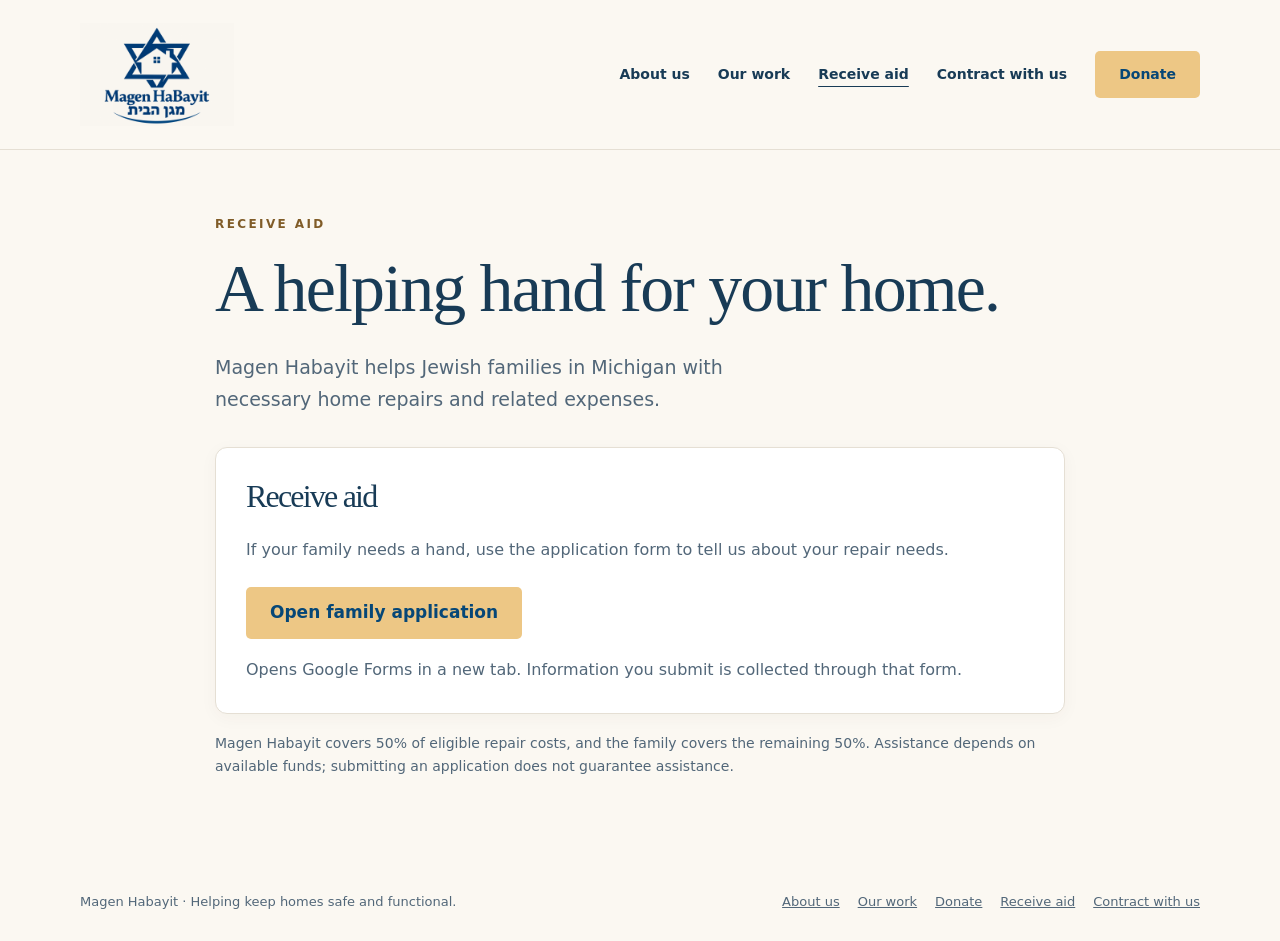
<file: receive-aid.html>
<!doctype html>
<html lang="en">
<head>
  <meta charset="utf-8">
  <meta name="viewport" content="width=device-width, initial-scale=1">
  <meta name="description" content="Magen Habayit helps Jewish families in Michigan with necessary home repairs and related expenses.">
  <meta name="referrer" content="no-referrer">
  <link rel="canonical" href="https://magenhabayit.org/receive-aid">
  <title>Receive aid | Magen Habayit</title>
  <link rel="stylesheet" href="styles.css">
</head>
<body><a class="skip" href="#main">Skip to content</a>
<header>
<div class="wrap header"><a class="brand" href="index.html" aria-label="Magen Habayit home"><img class="brand-logo" src="assets/logo.png" alt="Magen HaBayit" width="154" height="103"></a>
<nav aria-label="Main navigation">
  <a href="index.html">About us</a>
  <a href="our-work.html">Our work</a>
  <a href="receive-aid.html" aria-current="page">Receive aid</a>
  <a href="contract-with-us.html">Contract with us</a>
  <a href="donate.html" class="button">Donate</a>
</nav>
</div>
</header>
<main id="main">
  <section class="wrap application-page" aria-labelledby="application-title">
    <p class="eyebrow">Receive aid</p>
    <h1 id="application-title">A helping hand for your home.</h1>
    <p class="intro">Magen Habayit helps Jewish families in Michigan with necessary home repairs and related expenses.</p>
    <div class="card application-card">
      <h2>Receive aid</h2>
      <p>If your family needs a hand, use the application form to tell us about your repair needs.</p>
      <!-- Keep the form hosted on Google; this site does not collect application data. -->
      <a class="button" href="https://docs.google.com/forms/d/e/1FAIpQLSdtt_QOX4eO_cfbE-BS0Q6MDDheWsVW8ebqYYRfVO69RSs12g/viewform" target="_blank" rel="noopener noreferrer">Open family application</a>
      <p class="note">Opens Google Forms in a new tab. Information you submit is collected through that form.</p>
    </div>
    <p class="note">Magen Habayit covers 50% of eligible repair costs, and the family covers the remaining 50%. Assistance depends on available funds; submitting an application does not guarantee assistance.</p>
  </section>
</main>
<footer class="wrap footer"><span>Magen Habayit · Helping keep homes safe and functional.</span>
<div><a href="index.html">About us</a><a href="our-work.html">Our work</a><a href="donate.html">Donate</a><a href="receive-aid.html">Receive aid</a><a href="contract-with-us.html">Contract with us</a>
</div>
</footer>
</body></html>
</file>
<file: styles.css>
/* Shared palette and spacing keep both pages consistent. No external fonts or trackers. */
:root {
  --navy:#064777;
  --ink:#183b56;
  --gold:#edc785;
  --cream:#fbf8f2;
  --muted:#526779;
  --line:#e5dfd4;
}

* {
  box-sizing:border-box;
}

body {
  margin:0;
  background:var(--cream);
  color:var(--ink);
  font:17px/1.65 system-ui,-apple-system,BlinkMacSystemFont,'Segoe UI',sans-serif;
}

a {
  color:inherit;
}

a:focus-visible,summary:focus-visible {
  outline:3px solid #064777;
  outline-offset:5px;
}

.skip {
  position:absolute;
  left:20px;
  top:-100px;
  background:white;
  padding:12px;
  z-index:10;
}

.skip:focus {
  top:10px;
}

.wrap {
  width:min(1120px,calc(100% - 48px));
  margin:auto;
}

header {
  background:var(--cream);
  border-bottom:1px solid var(--line);
}

.header {
  display:flex;
  align-items:center;
  justify-content:space-between;
  gap:24px;
  padding:23px 0;
}

.brand {
  text-decoration:none;
  display:flex;
  align-items:center;
  gap:12px;
  font-size:21px;
  font-weight:750;
  letter-spacing:-.7px;
}

.brand svg {
  width:38px;
  height:42px;
}

nav {
  display:flex;
  gap:28px;
  align-items:center;
  font-size:14px;
  font-weight:650;
}

nav a {
  text-decoration:none;
}

nav a[aria-current=page] {
  text-decoration:underline;
  text-underline-offset:7px;
}

.button {
  display:inline-block;
  background:var(--gold);
  color:var(--navy);
  padding:13px 24px;
  border-radius:5px;
  font-weight:700;
  text-decoration:none;
  line-height:1.5;
}

.button:hover {
  background:#e6b96d;
}

.button.secondary {
  background:transparent;
  border:1px solid var(--line);
  color:var(--navy);
}

.eyebrow {
  text-transform:uppercase;
  letter-spacing:2.4px;
  font-size:12px;
  font-weight:750;
  color:#064777;
  margin:0 0 16px;
}

h1,h2,h3 {
  line-height:1.15;
}

h1,h2 {
  font-family:Georgia,'Times New Roman',serif;
  font-weight:400;
  letter-spacing:-1.8px;
}

h1 {
  font-size:clamp(42px,5.3vw,68px);
  margin:0 0 24px;
}

h2 {
  font-size:clamp(32px,3.5vw,44px);
  margin:0 0 22px;
}

h3 {
  font-size:21px;
  margin:0 0 12px;
}

p {
  margin:0 0 20px;
}

.intro {
  color:var(--muted);
  font-size:19px;
  max-width:570px;
}

.hero {
  padding:76px 0 66px;
  display:grid;
  grid-template-columns:1.1fr 1fr;
  gap:70px;
  align-items:center;
}

.hero .button {
  margin-top:8px;
}

.art {
  background:#f3ede2;
  border-radius:130px 130px 12px 12px;
  padding:25px;
  position:relative;
}

.art svg {
  display:block;
  width:100%;
  height:auto;
}

.art-caption {
  text-align:center;
  font-size:13px;
  letter-spacing:1px;
  padding-bottom:8px;
}

.strip {
  background:var(--navy);
  color:white;
}

.strip .wrap {
  padding:25px 0;
  display:flex;
  gap:28px;
  justify-content:space-between;
}

.strip strong {
  color:var(--gold);
}

.section {
  padding:70px 0;
}

.section-head {
  max-width:630px;
  margin-bottom:34px;
}

.cards {
  display:grid;
  grid-template-columns:repeat(3,1fr);
  gap:24px;
}

.card {
  border:1px solid var(--line);
  padding:30px;
  border-radius:8px;
  background:white;
}

.number {
  font-family:Georgia,serif;
  font-size:36px;
  color:#064777;
  margin-bottom:20px;
}

.card p {
  color:var(--muted);
  font-size:16px;
  margin:0;
}

.tags {
  display:flex;
  flex-wrap:wrap;
  gap:10px;
  margin-top:28px;
}

.tags span {
  border:1px solid var(--line);
  border-radius:30px;
  padding:7px 16px;
  font-size:14px;
}

.quote-section {
  background:#f3ede2;
}

.quote-layout {
  display:grid;
  grid-template-columns:.65fr 1.35fr;
  gap:65px;
}

.testimonials {
  display: grid;
  gap: 36px;
}

.testimonials blockquote + blockquote {
  border-top: 1px solid #d8ccba;
  padding-top: 36px;
}

blockquote {
  margin:0;
  font:24px/1.6 Georgia,serif;
}

blockquote p {
  margin-bottom:24px;
}

blockquote footer {
  font:14px system-ui;
  color:var(--muted);
}

.cta {
  text-align:center;
  padding:65px 24px;
  background:var(--navy);
  color:white;
}

.cta p {
  color:#dae5e5;
}

.footer {
  display:flex;
  justify-content:space-between;
  gap:25px;
  padding:28px 0;
  color:var(--muted);
  font-size:13px;
}

.footer a {
  margin-left:18px;
}

.donation-hero {
  text-align:center;
  padding:65px 0 35px;
}

.donation-hero .intro {
  margin:0 auto;
}

.payment {
  display:grid;
  grid-template-columns:1.2fr .8fr;
  gap:36px;
  background:white;
  border:1px solid var(--line);
  border-radius:12px;
  padding:42px;
  margin:10px 0 32px;
}

.payment h2 {
  font-size:35px;
}

.payment .eyebrow {
  color:#6c2c9a;
}

.qr {
  text-align:center;
  background:var(--cream);
  border-radius:8px;
  padding:25px;
}

.qr img {
  width:220px;
  max-width:100%;
  image-rendering:pixelated;
  display:block;
  margin:0 auto 12px;
}

.qr p {
  font-size:14px;
  margin-bottom:10px;
}

.text-link {
  font-size:14px;
  text-underline-offset:4px;
}

.note {
  font-size:14px;
  color:var(--muted);
  margin-top:18px;
}

.future {
  display:flex;
  justify-content:space-between;
  align-items:center;
  gap:24px;
  padding:26px 30px;
  border:1px solid var(--line);
  border-radius:8px;
}

.future p {
  font-size:15px;
  color:var(--muted);
  margin:0;
}

.badge {
  white-space:nowrap;
  background:#f3ede2;
  border-radius:25px;
  padding:7px 15px;
  font-size:12px;
}

.faq {
  max-width:760px;
  margin:auto;
  padding:60px 0;
}

details {
  border-bottom:1px solid var(--line);
  padding:19px 0;
}

summary {
  cursor:pointer;
  font-weight:650;
}

details p {
  padding-top:14px;
  color:var(--muted);
  font-size:16px;
  margin:0;
}

@media(max-width:760px) {
  .wrap {
    width:calc(100% - 36px);
  }

  .header {
    gap:15px;
  }

  .brand {
    font-size:17px;
  }

  .brand svg {
    width:29px;
  }

  nav {
    gap:16px;
  }

  .header nav .button {
    padding:9px 13px;
  }

  .hero {
    grid-template-columns:1fr;
    gap:35px;
    padding:42px 0;
  }

  .art {
    max-width:440px;
    width:100%;
    margin:auto;
  }

  .strip .wrap {
    flex-direction:column;
    gap:7px;
  }

  .cards,.quote-layout,.payment {
    grid-template-columns:1fr;
  }

  .section {
    padding:45px 0;
  }

  .quote-layout {
    gap:22px;
  }

  .payment {
    padding:25px;
    gap:25px;
  }

  .future,.footer {
    flex-direction:column;
    align-items:flex-start;
  }

  .footer a {
    margin:0 18px 0 0;
  }

  .donation-hero {
    padding-top:42px;
  }

  .faq {
    padding:40px 0;
  }

  blockquote {
    font-size:21px;
  }

}

@media(prefers-reduced-motion:no-preference) {
  a {
    transition:background .15s ease;
  }

}

/* Allow grid children and illustrations to shrink to narrow phone screens. */
.hero>*,.payment>* {
  min-width:0;
}

.art img {
  display:block;
  width:100%;
  height:auto;
}


/* Give the founder's longer statement a comfortable reading width. */
.founder {
  display: grid;
  grid-template-columns: .65fr 1.35fr;
  gap: 65px;
  border-top: 1px solid var(--line);
}
.founder-signature {
  font-weight: 700;
}
.founder-signature span {
  font-size: 14px;
  font-weight: 400;
  color: var(--muted);
}
.founder-story {
  max-width: 680px;
}
.founder-story p:last-child {
  margin-bottom: 0;
}
@media (max-width: 760px) {
  .founder {
    grid-template-columns: 1fr;
    gap: 20px;
  }
}

/* Application pages use hosted forms, keeping sensitive answers off this site. */
.application-page {
  max-width: 850px;
  padding-top: 65px;
  padding-bottom: 65px;
}
.application-card {
  margin-top: 32px;
}
.application-card h2 {
  font-size: 32px;
}
.application-card .button {
  margin-top: 24px;
}
.application-card .note {
  margin-top: 18px;
}
@media (max-width: 900px) {
  .header {
    flex-wrap: wrap;
  }
  .header nav {
    flex-wrap: wrap;
    gap: 14px 20px;
  }
  .footer > div {
    display: flex;
    flex-wrap: wrap;
    gap: 12px;
  }
  .footer a {
    margin: 0;
  }
}

/* The supplied logo leads the blue-and-white brand on every page. */
.brand-logo {
  display: block;
  width: 154px;
  height: auto;
  /* Blend the logo’s white background into the cream header. */
  mix-blend-mode: multiply;
}
.logo-art {
  display: flex;
  flex-direction: column;
  align-items: center;
  justify-content: center;
  background: white;
  border: 1px solid var(--line);
  border-radius: 16px;
  padding: 20px;
}
.logo-art img {
  width: 100%;
  height: auto;
}
.logo-art .art-caption {
  color: var(--navy);
  padding-top: 12px;
}
@media (max-width: 760px) {
  .brand-logo {
    width: 130px;
  }
}

/* Warm neutrals complement the blue logo without changing its artwork. */
.card {
  border-radius: 12px;
  box-shadow: 0 4px 18px rgb(70 54 30 / 4%);
}
.quote-section {
  background: #f3ede2;
}
.logo-art {
  border: 8px solid #f0e7d7;
  border-radius: 28px;
  box-shadow: 0 12px 32px rgb(70 54 30 / 6%);
}
.eyebrow, .number {
  color: #805c28;
}

/* A modest portrait accompanies the founder's own statement. */
.founder-portrait {
  display: block;
  width: 100%;
  max-width: 280px;
  height: auto;
  aspect-ratio: 4 / 5;
  object-fit: cover;
  object-position: center 25%;
  border-radius: 14px;
  border: 5px solid #f0e7d7;
  margin: 26px 0 18px;
}

/* Display the original letters without image processing. */
.approval-grid {
  display: grid;
  grid-template-columns: repeat(2, minmax(0, 1fr));
  gap: 28px;
}
.approval-card, .repair-card {
  margin: 0;
  background: white;
  border: 1px solid var(--line);
  border-radius: 12px;
  overflow: hidden;
}
.approval-card > a {
  display: block;
  background: white;
  padding: 18px;
}
.approval-letter {
  display: block;
  width: 100%;
  height: auto;
}
.approval-card figcaption {
  padding: 22px;
  border-top: 1px solid var(--line);
}
.approval-card figcaption a {
  font-size: 14px;
  text-underline-offset: 4px;
}
.repair-section {
  background: #f3ede2;
}
.repair-gallery {
  display: grid;
  grid-template-columns: repeat(2, minmax(0, 1fr));
  gap: 24px;
}
.repair-card img {
  display: block;
  width: 100%;
  height: auto;
  aspect-ratio: 4 / 5;
  object-fit: cover;
}
.repair-card figcaption {
  padding: 22px;
}
.bathroom-gallery-stage + .bathroom-gallery-stage {
  margin-top: 28px;
}
.bathroom-gallery-stage .repair-card img {
  aspect-ratio: 4 / 3;
}
.project-carousel-controls:not([hidden]) {
  display: flex;
  flex-wrap: wrap;
  gap: 8px;
  margin-bottom: 12px;
}
.project-carousel-controls button {
  font: inherit;
  font-size: 20px;
  line-height: 1;
  color: inherit;
  background: white;
  border: 1px solid currentColor;
  border-radius: 6px;
  min-height: 44px;
  min-width: 44px;
  padding: 6px;
  cursor: pointer;
}
.project-carousel-controls [data-rotation] {
  display: grid;
  place-items: center;
}
.rotation-icon {
  width: 0;
  height: 0;
  border-block: 7px solid transparent;
  border-left: 11px solid currentColor;
}
[data-playing] .rotation-icon {
  box-sizing: border-box;
  width: 12px;
  height: 14px;
  border: 0;
  border-inline: 3px solid currentColor;
}
.project-slide img {
  aspect-ratio: 4 / 3;
  max-height: 420px;
  object-fit: contain;
  background: #f3ede2;
}
.project-slide a {
  font-weight: 700;
}
.repair-stage {
  display: block;
  margin-bottom: 10px;
  font-size: 14px;
  font-weight: 700;
  color: #805c28;
}
.repair-card h3 {
  margin: 0;
}
@media (max-width: 760px) {
  .approval-grid, .repair-gallery {
    grid-template-columns: 1fr;
  }
}
</file>
